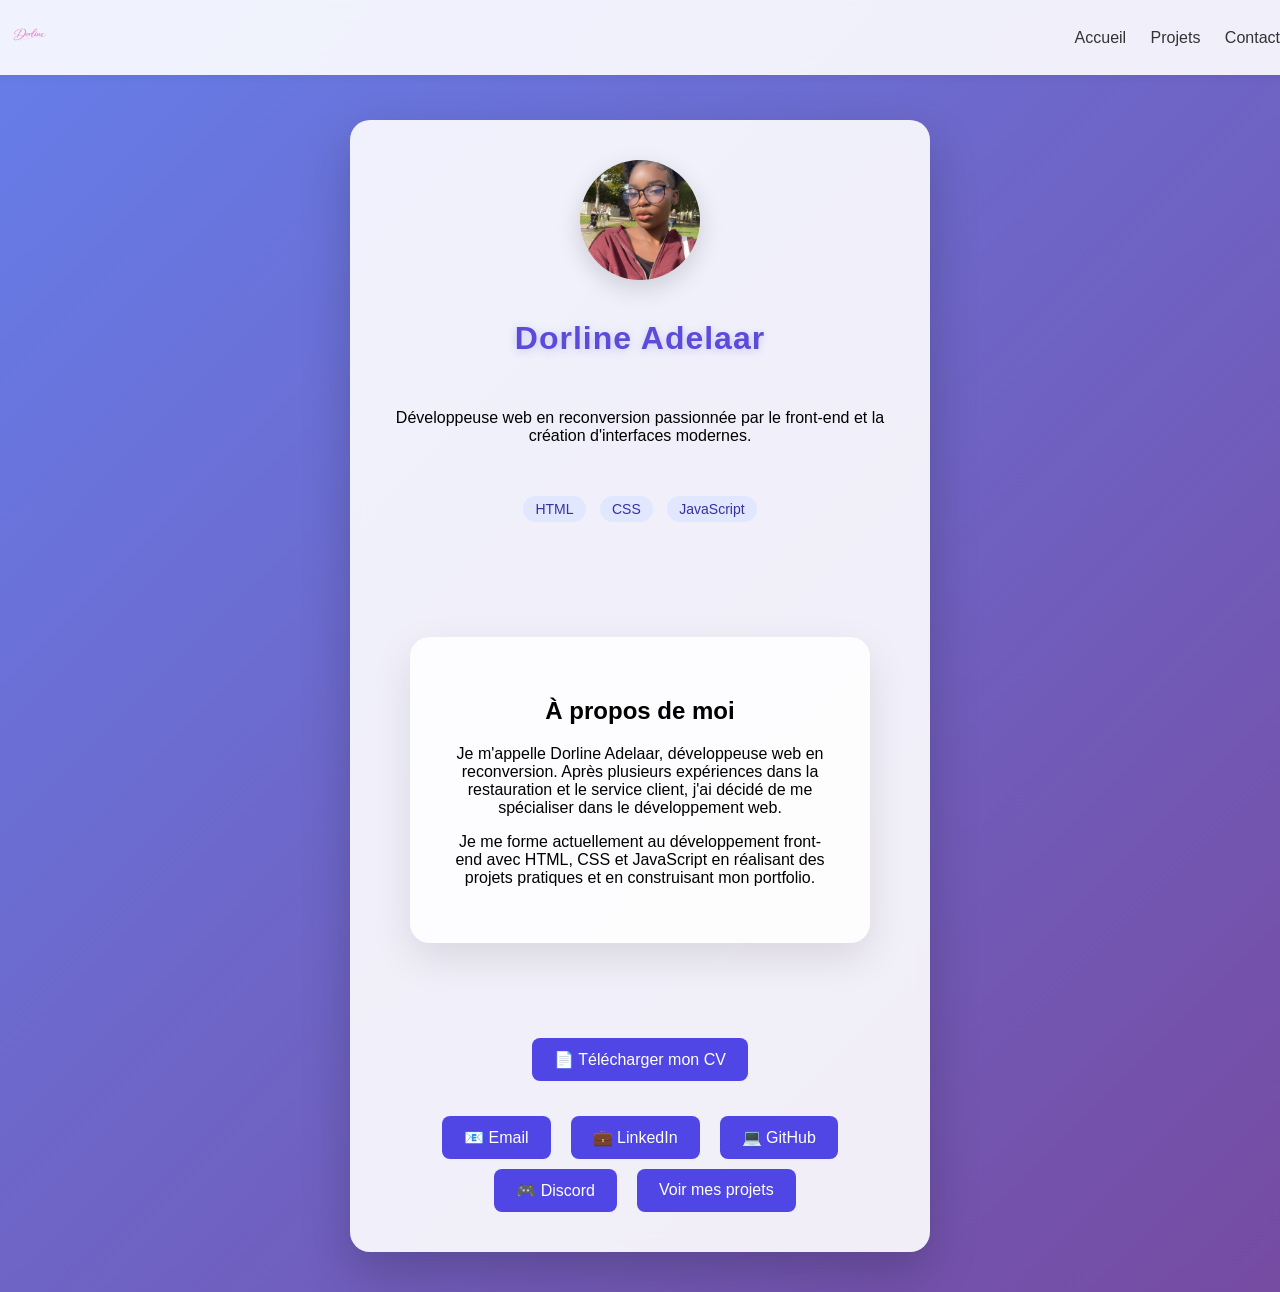
<file: index.html>
<!DOCTYPE html>
<html lang="fr">
<head>
  <meta charset="UTF-8">
  <meta name="viewport" content="width=device-width, initial-scale=1.0">
  <title>Portfolio - Dorline</title>
  <link rel="stylesheet" href="style.css">
</head>

<body>

    <!-- Barre de navigation -->
<nav class="navbar">
   
   <!-- Logo et liens de navigation -->
  <div class="logo">
  <img src="images/logo-dorline.png" alt="Logo Dorline">
</div>
  <div class="nav-links">
    <a href="index.html">Accueil</a>
    <a href="projets.html">Projets</a>
    <a href="contact.html">Contact</a>
  </div>
</nav>

  <!-- Conteneur principal -->
  <div class="card">

<!-- Image de profil cliquable -->
<img 
  src="images/photo.jpg" 
  alt="Photo de Dorline Adelaar"
  id="profile-pic"
>
    <!-- Nom -->
    <h1 class="hero-title">Dorline Adelaar</h1>

    <!-- Description -->
    <p>Développeuse web en reconversion passionnée par le front-end et la création d'interfaces modernes.</p>

    <!-- Compétences -->
    <div class="skills">
      <span>HTML</span>
      <span>CSS</span>
      <span>JavaScript</span>
    </div>

<!-- ===== SECTION A PROPOS ===== -->
<section class="about">

  <div class="about-container">

    <h2>À propos de moi</h2>

    <p>
      Je m'appelle Dorline Adelaar, développeuse web en reconversion.
      Après plusieurs expériences dans la restauration et le service client,
      j'ai décidé de me spécialiser dans le développement web.
    </p>

    <p>
      Je me forme actuellement au développement front-end avec HTML,
      CSS et JavaScript en réalisant des projets pratiques et en
      construisant mon portfolio.
    </p>

  </div>

</section>

    <!-- Télécharger CV -->
<a href="assets/cv-dorline-adelaar.pdf" download class="btn">
📄 Télécharger mon CV
</a>

     <!-- Boutons -->
<div class="contact-links">

  <!-- Email -->
  <a href="mailto:dorline.adelaar@gmail.com" class="btn">
    📧 Email
  </a>

  <!-- LinkedIn -->
  <a href="https://www.linkedin.com/in/dorline-adelaar-63ba19295/" target="_blank" class="btn secondary" rel="noopener noreferrer">
    💼 LinkedIn
  </a>

  <!-- GitHub -->
  <a href="https://github.com/dorlineadelaar-maker" target="_blank" class="btn secondary" rel="noopener noreferrer">
    💻 GitHub
  </a>

  <!-- Discord -->
  <a href="https://discord.gg/Jk2ZYYWF" target="_blank" class="btn secondary" rel="noopener noreferrer">
    🎮 Discord
  </a>

  <!-- Voir projets -->
  <a href="projets.html" class="btn secondary">
    Voir mes projets
  </a>

</div>

  
<!-- Overlay qui va afficher l'image agrandie -->
<div id="image-overlay">

  <!-- Image agrandie -->
  <img id="overlay-img" src="images/photo.jpg" alt="Photo agrandie">

</div>

<!-- Script JavaScript -->
<script src="script.js"></script>

</body>
</html>
</file>
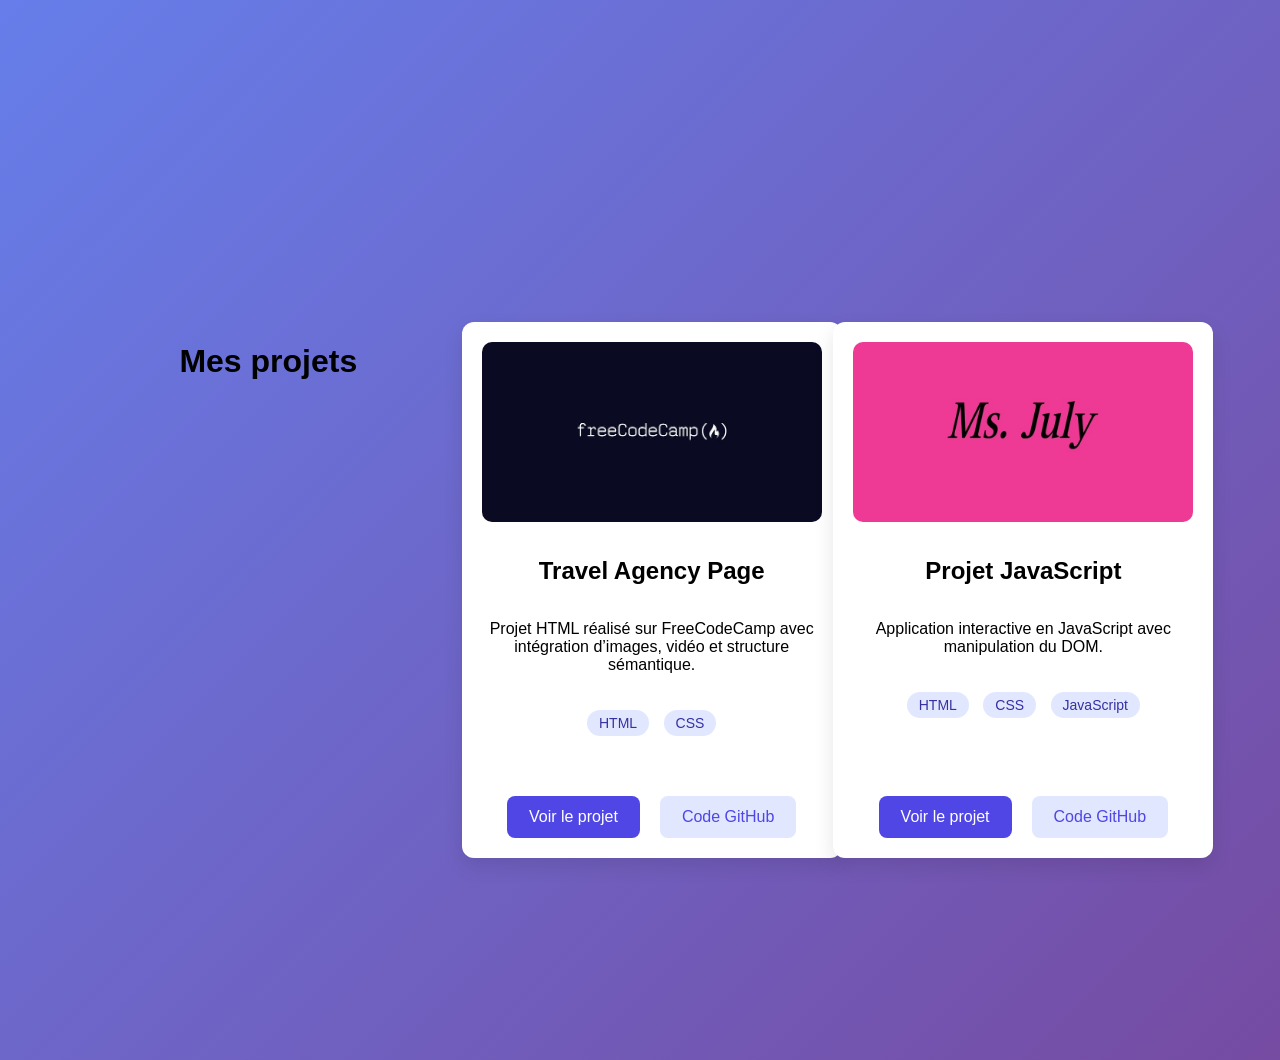
<file: projets.html>
<!DOCTYPE html>
<html lang="fr">
<head>
  <meta charset="UTF-8">
  <meta name="viewport" content="width=device-width, initial-scale=1.0">
  <title>Mes Projets</title>
  <link rel="stylesheet" href="style.css">
</head>
<body>

  <div class="projects-container">

  <h1>Mes projets</h1>

  <!-- Projet 1 -->
  <div class="project-card">

    <!-- Image du projet -->
    <img src="images/travel-project.png" alt="Projet Travel Agency">

    <h2>Travel Agency Page</h2>

    <p>
      Projet HTML réalisé sur FreeCodeCamp avec intégration
      d’images, vidéo et structure sémantique.
    </p>

    <!-- technologies utilisées -->
<div class="skills">

  <span>HTML</span>
  <span>CSS</span>

</div>

    <!-- boutons -->
<div class="project-buttons">

  <a href="#" class="btn">Voir le projet</a>

  <a href="#" class="btn secondary">Code GitHub</a>

</div>

</div>


  <!-- Projet 2 -->
  <div class="project-card">

    <img src="images/futur-project.png" alt="Projet futur">

    <h2>Projet JavaScript</h2>

    <p>
      Application interactive en JavaScript avec manipulation du DOM.
    </p>

    <div class="skills">

  <span>HTML</span>
  <span>CSS</span>
  <span>JavaScript</span>

</div>

    <div class="project-buttons">

      <a href="#" class="btn">Voir le projet</a>

      <a href="#" class="btn secondary">Code GitHub</a>

    </div>

  </div>

</div>

</body>
</html>
</file>
<file: style.css>
/* ===== LAYOUT & BASE STYLES ===== */

html {
  scroll-behavior: smooth;
}

body {
  margin: 0;
  font-family: Arial, sans-serif;
  background: linear-gradient(135deg, #667eea, #764ba2);
  min-height: 100vh;

  display: flex;
  justify-content: center;
  align-items: center;

  padding: 120px 20px 40px;
  /* espace haut + espace côtés + espace bas */
}

/* ===== NAVBAR ===== */

.navbar {
  position: fixed;
  top: 0;
  width: 100%;
  padding: 15px 40px;
  
  display: flex;
  justify-content: space-between;
  align-items: center;
  
  background: rgba(255, 255, 255, 0.9);
  backdrop-filter: blur(10px);
  box-shadow: 0 2px 10px rgba(0, 0, 0, 0.05);
  z-index: 100;
}

.logo {
  font-weight: bold;
  font-size: 18px;
}

.logo img {
  height: 40px;
}

.nav-links a {
  margin-left: 20px;
  text-decoration: none;
  color: #333;
  font-weight: 500;
  transition: color 0.3s ease;
}

.nav-links a:hover {
  color: #4f46e5;
}

/* ===== MAIN CARD (HOME PAGE) ===== */

.card {
  background: rgba(255, 255, 255, 0.9);
  backdrop-filter: blur(10px);
  padding: 40px;
  border-radius: 20px;
  box-shadow: 0 20px 50px rgba(0, 0, 0, 0.2);
  text-align: center;
  max-width: 500px;
  width: 90%;

  transition: transform 0.3s ease, box-shadow 0.3s ease;
  animation: fadeSlide 0.7s ease-out forwards;

  display: flex;
  flex-direction: column;
  align-items: center;   /* ← AJOUT IMPORTANT */
  gap: 15px;
}

.card:hover {
  transform: translateY(-5px);
  box-shadow: 0 15px 35px rgba(0, 0, 0, 0.15);
}

.card img {
  width: 120px;
  height: 120px;
  border-radius: 50%;
  object-fit: cover;
  margin-bottom: 15px;
  cursor: pointer;

  box-shadow: 0 8px 25px rgba(0,0,0,0.15);
  transition: transform 0.4s ease, box-shadow 0.4s ease;
}

.card img:hover {
  transform: scale(1.08);
  box-shadow:
    0 0 20px rgba(102,126,234,0.6),
    0 0 40px rgba(118,75,162,0.5);
}

.hero-title {
  font-size: 32px;
  font-weight: 700;
  color: #5b4bdb;
  letter-spacing: 1px;
  margin-top: 10px;
  text-shadow: 0 2px 8px rgba(91, 75, 219, 0.25);
}

/* ===== SKILLS SECTION ===== */

.skills {
  margin: 15px 0;
}

.skills span {
  display: inline-block;
  background-color: #e0e7ff;
  color: #3730a3;
  padding: 5px 12px;
  border-radius: 20px;
  font-size: 14px;
  margin: 5px;
  transition: transform 0.2s ease;
}

.skills span:hover {
  transform: scale(1.1);
}

/* ===== BUTTONS ===== */

.btn {
  display: inline-block;
  padding: 12px 22px;
  border-radius: 8px;
  text-decoration: none;
  font-weight: 500;
  transition: all 0.3s ease;
  background-color: #4f46e5;
  color: white;
}

.btn:hover {
  transform: translateY(-3px);
  box-shadow: 0 8px 20px rgba(0, 0, 0, 0.1);
}

.btn.secondary {
  background-color: #e0e7ff;
  color: #4f46e5;
  margin-left: 10px;
}

.btn.secondary:hover {
  background-color: #c7d2fe;
}

.card .btn {
  background-color: #4f46e5;
  color: white;
}

.card .btn:hover {
  background-color: #3730a3;
  transform: translateY(-2px);
}

/* ===== PROJECT CARDS ===== */

.projects-container {
  max-width: 1100px;
  margin: auto;
  display: grid;
  grid-template-columns: repeat(auto-fit, minmax(280px, 1fr));
  gap: 15px;
  padding: 40px;
  text-align: center;
}

.project-card {
  background: white;
  padding: 20px;
  border-radius: 12px;
  box-shadow: 0 8px 20px rgba(0, 0, 0, 0.1);
  text-decoration: none;
  color: inherit;
  width: 100%;
  max-width: 340px;
  
  position: relative;
  transition: transform 0.35s ease, box-shadow 0.35s ease;
  opacity: 0;
  transform: translateY(30px);
  animation: fadeUp 0.6s ease forwards;
  
  /* ===== STRUCTURE INTERNE DES CARTES ===== */
  
  display: flex;
  flex-direction: column;
  /* empile les éléments verticalement */
  height: 100%;
  /* permet d'utiliser tout l'espace disponible pour les éléments internes */
}

.project-card:hover {
  transform: scale(1.05);
  box-shadow: 0 20px 50px rgba(0, 0, 0, 0.2);
  z-index: 10;
}

.project-card img {
  width: 100%;
  height: 180px;
  object-fit: cover;
  border-radius: 10px;
  margin-bottom: 15px;
  transition: transform 0.4s ease;
}

.project-card:hover img {
  transform: scale(1.05);
}

.project-buttons {
  margin-top: auto; /* pousse les boutons vers le bas de la carte */
  display: flex;
  justify-content: center;
  gap: 10px;
}

/* ===== CONTACT PAGE ===== */

.contact-page {
  min-height: 100vh;
  margin-top: 120px;
  
  display: flex;
  justify-content: center;
  align-items: center;
  
  background-color: #f4f6fb;
  text-align: center;
}

.contact-card {
  background-color: #ffffff;
  padding: 50px;
  border-radius: 20px;
  box-shadow: 0 15px 40px rgba(0, 0, 0, 0.08);
  max-width: 500px;
  width: 90%;
  text-align: center;
}

.contact-links {
  margin-top: 20px;
  display: flex;
  flex-wrap: wrap;
  justify-content: center;
  gap: 10px;
}

/* ===== ABOUT SECTION ===== */

.about {
  padding: 80px 20px;
  display: flex;
  justify-content: center;
}

.about-container {
  max-width: 700px;
  background: rgba(255, 255, 255, 0.9);
  padding: 40px;
  border-radius: 20px;
  text-align: center;
  box-shadow: 0 15px 40px rgba(0, 0, 0, 0.1);
  
  opacity: 0;
  transform: translateY(30px);
  transition: all 0.8s ease;
}

.about-container.visible {
  opacity: 1;
  transform: translateY(0);
}

/* ===== IMAGE OVERLAY (LIGHTBOX) ===== */

#image-overlay {
  position: fixed;
  top: 0;
  left: 0;
  width: 100%;
  height: 100%;
  background: rgba(0, 0, 0, 0.5);
  backdrop-filter: blur(8px);
  display: none;
  justify-content: center;
  align-items: center;
  z-index: 999;
}

#overlay-img {
  width: 300px;
  height: 300px;
  border-radius: 50%;
  object-fit: cover;
  box-shadow: 0 20px 60px rgba(0, 0, 0, 0.4);
  
  transform: scale(0.5);
  opacity: 0;
  transition: transform 0.35s ease, opacity 0.35s ease;
}

#image-overlay.active #overlay-img {
  transform: scale(1);
  opacity: 1;
}

/* ===== ANIMATIONS ===== */

@keyframes fadeSlide {
  from {
    opacity: 0;
    transform: translateY(25px);
  }
  to {
    opacity: 1;
    transform: translateY(0);
  }
}

@keyframes fadeUp {
  from {
    opacity: 0;
    transform: translateY(30px);
  }
  to {
    opacity: 1;
    transform: translateY(0);
  }
}

/* ===== RESPONSIVE ===== */

@media (max-width: 400px) {
  
  body {
    padding: 100px 15px 40px;
  } 
  
  .card {
    width: 90%;
    padding: 15px;
  }
  
  .card img {
    width: 100px;
    height: 100px;
  }
}
</file>
